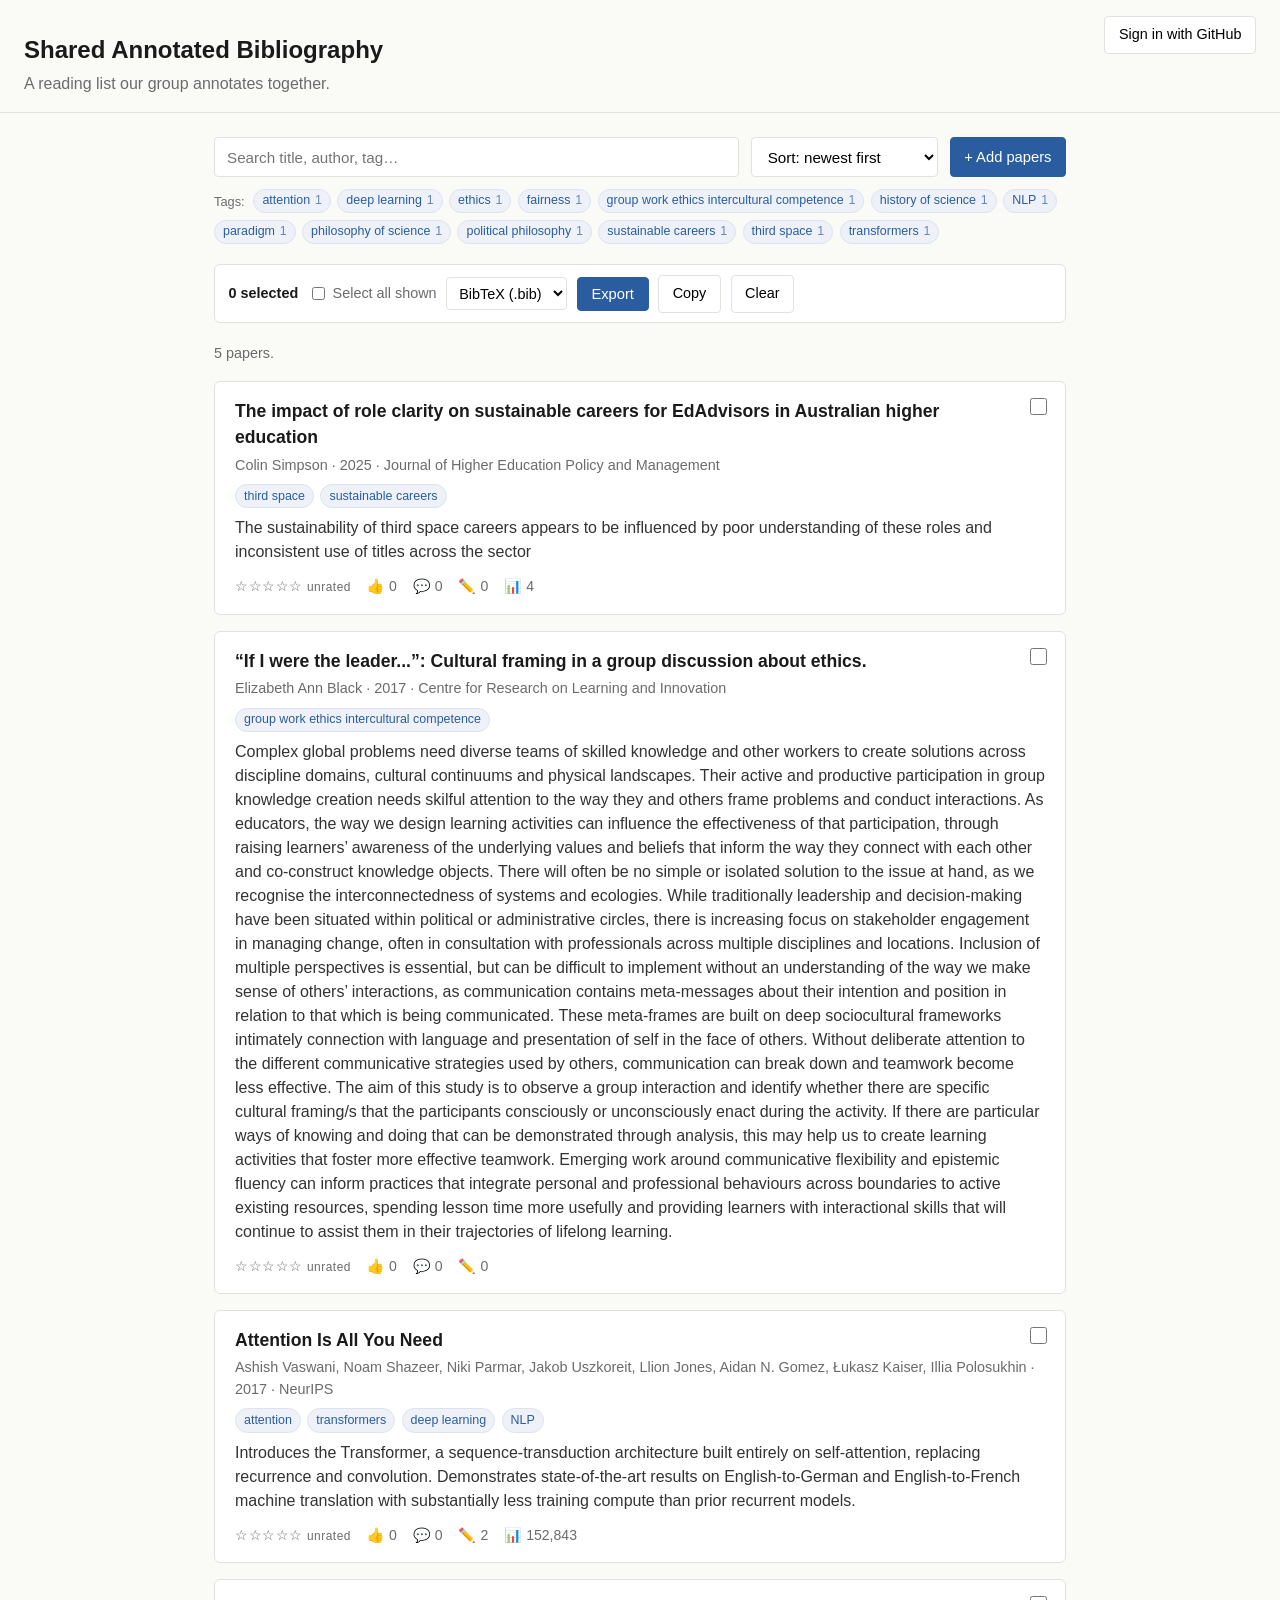
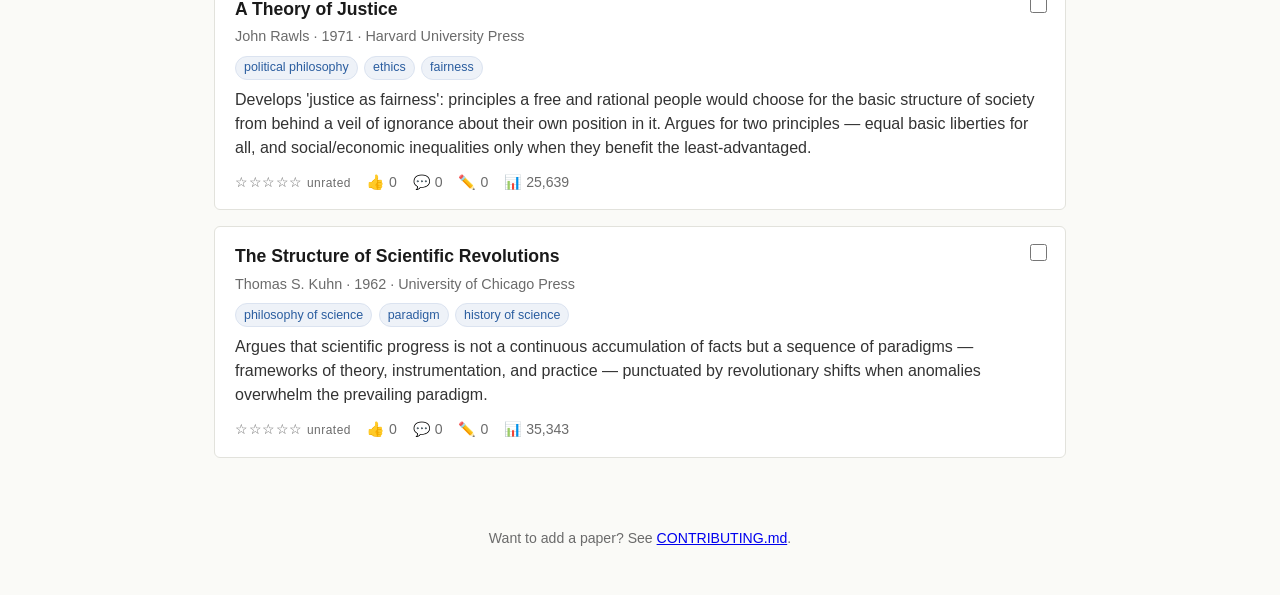
<file: index.html>
<!DOCTYPE html>
<html lang="en">
<head>
  <meta charset="UTF-8">
  <meta name="viewport" content="width=device-width, initial-scale=1.0">
  <title>Shared Annotated Bibliography</title>
  <link rel="stylesheet" href="css/styles.css">
</head>
<body>
  <a class="skip-link" href="#main">Skip to content</a>
  <header class="site-header">
    <div id="account" class="account"></div>
    <h1>Shared Annotated Bibliography</h1>
    <p class="tagline">A reading list our group annotates together.</p>
  </header>

  <main id="main">
    <section class="toolbar">
      <input type="search" id="search" placeholder="Search title, author, tag…" aria-label="Search papers">
      <select id="sort" aria-label="Sort papers">
        <option value="recent">Sort: newest first</option>
        <option value="oldest">Sort: oldest first</option>
        <option value="upvotes">Sort: most upvoted</option>
        <option value="comments">Sort: most discussed</option>
        <option value="citations">Sort: most cited</option>
        <option value="rated">Sort: highest rated</option>
        <option value="title">Sort: title A–Z</option>
      </select>
      <a class="btn-link" href="contribute.html">+ Add papers</a>
    </section>

    <nav id="tagbar" class="tagbar" aria-label="Filter by tag"></nav>

    <div id="exportbar" class="exportbar" hidden>
      <span id="export-count">0 selected</span>
      <label class="select-all"><input type="checkbox" id="select-all"> Select all shown</label>
      <select id="export-format" aria-label="Export format">
        <option value="bibtex">BibTeX (.bib)</option>
        <option value="ris">RIS (.ris)</option>
        <option value="apa">APA</option>
        <option value="mla">MLA</option>
        <option value="chicago">Chicago</option>
        <option value="markdown">Markdown</option>
      </select>
      <button id="export-download" class="btn-link" type="button">Export</button>
      <button id="export-copy" class="btn" type="button">Copy</button>
      <button id="export-clear" class="btn" type="button">Clear</button>
    </div>

    <div id="status" class="status" role="status"></div>
    <ul id="papers" class="paper-list"></ul>
  </main>

  <footer class="site-footer">
    <p>Want to add a paper? See <a href="CONTRIBUTING.md">CONTRIBUTING.md</a>.</p>
  </footer>

  <script src="js/github-api.js"></script>
  <script src="js/ratings.js"></script>
  <script src="js/export.js"></script>
  <script src="js/app.js"></script>
</body>
</html>
</file>
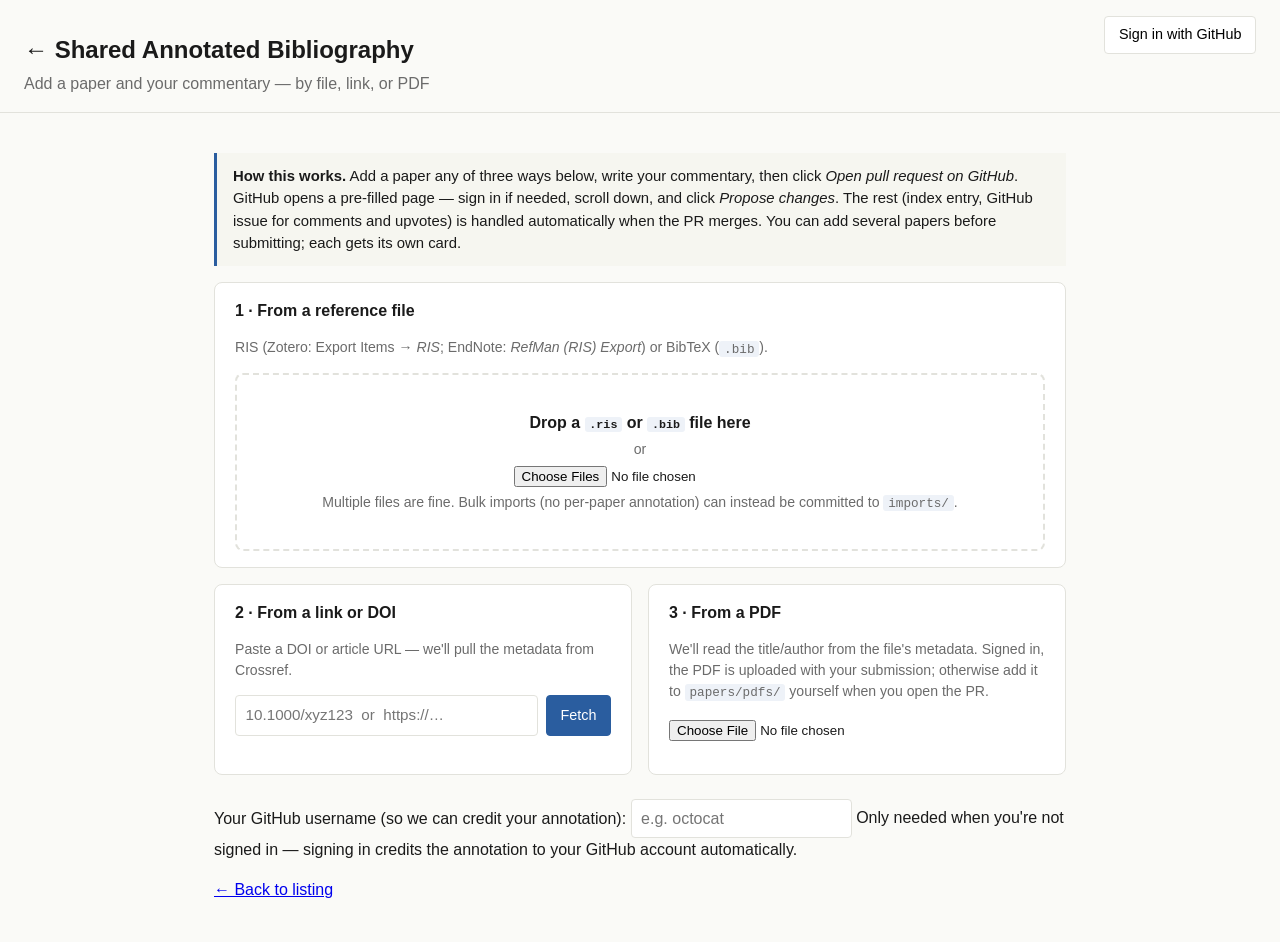
<file: contribute.html>
<!DOCTYPE html>
<html lang="en">
<head>
  <meta charset="UTF-8">
  <meta name="viewport" content="width=device-width, initial-scale=1.0">
  <title>Contribute · Shared Annotated Bibliography</title>
  <link rel="stylesheet" href="css/styles.css">
  <style>
    .dropzone {
      border: 2px dashed var(--border);
      border-radius: 8px;
      padding: 2rem;
      text-align: center;
      background: var(--card);
      transition: border-color 0.15s, background 0.15s;
      margin-bottom: 1.5rem;
    }
    .dropzone.over { border-color: var(--accent); background: #f0f4fb; }
    .dropzone p { margin: 0.25rem 0; }
    .dropzone .small { color: var(--muted); font-size: 0.88rem; }
    .record {
      background: var(--card);
      border: 1px solid var(--border);
      border-radius: 6px;
      padding: 1rem 1.25rem;
      margin-bottom: 1rem;
    }
    .record h3 { margin: 0 0 0.25rem; font-size: 1.05rem; }
    .record .meta { color: var(--muted); margin: 0 0 0.75rem; font-size: 0.92rem; }
    .field { display: block; margin-bottom: 0.75rem; }
    .field label { display: block; font-size: 0.85rem; color: var(--muted); margin-bottom: 0.2rem; }
    .field input, .field textarea {
      width: 100%; padding: 0.5rem 0.6rem;
      border: 1px solid var(--border); border-radius: 4px;
      font: inherit; font-size: 0.95rem;
      background: #fff;
    }
    .field textarea { min-height: 60px; resize: vertical; }
    .row { display: grid; grid-template-columns: 1fr 1fr; gap: 0.75rem; }
    .actions-row { display: flex; gap: 0.75rem; flex-wrap: wrap; margin-top: 0.75rem; }
    .btn {
      padding: 0.45rem 0.85rem; border: 1px solid var(--border);
      border-radius: 4px; background: #fff; cursor: pointer;
      font: inherit; font-size: 0.9rem;
    }
    .btn.primary { background: var(--accent); color: white; border-color: var(--accent); }
    .btn:hover { border-color: var(--accent); }
    .help-box { background: #f6f6f0; border-left: 3px solid var(--accent);
                padding: 0.75rem 1rem; margin: 1rem 0; font-size: 0.93rem; }
    code { background: #eef2f8; padding: 0.05rem 0.3rem; border-radius: 3px; font-size: 0.9em; }
    .methods { display: grid; gap: 1rem; margin-bottom: 1.5rem; }
    .method { border: 1px solid var(--border); border-radius: 8px; padding: 1rem 1.25rem; background: var(--card); }
    .method h2 { margin: 0 0 0.35rem; font-size: 1rem; }
    .method .dropzone { margin-bottom: 0; }
    .method .small { color: var(--muted); font-size: 0.88rem; }
    .id-row { display: flex; gap: 0.5rem; }
    .id-row input { flex: 1; padding: 0.5rem 0.6rem; border: 1px solid var(--border);
                    border-radius: 4px; font: inherit; font-size: 0.95rem; background: #fff; }
    @media (min-width: 760px) { .methods { grid-template-columns: 1fr 1fr; }
      .method:first-child { grid-column: 1 / -1; } }
  </style>
</head>
<body>
  <a class="skip-link" href="#main">Skip to content</a>
  <header class="site-header">
    <div id="account" class="account"></div>
    <h1><a href="index.html" style="color:inherit;text-decoration:none;">← Shared Annotated Bibliography</a></h1>
    <p class="tagline">Add a paper and your commentary — by file, link, or PDF</p>
  </header>

  <main id="main">
    <div class="help-box">
      <strong>How this works.</strong> Add a paper any of three ways below, write your
      commentary, then click <em>Open pull request on GitHub</em>. GitHub opens a pre-filled
      page — sign in if needed, scroll down, and click <em>Propose changes</em>. The rest
      (index entry, GitHub issue for comments and upvotes) is handled automatically when the
      PR merges. You can add several papers before submitting; each gets its own card.
    </div>

    <div class="methods">
      <section class="method">
        <h2>1 · From a reference file</h2>
        <p class="small">RIS (Zotero: Export Items → <em>RIS</em>; EndNote: <em>RefMan (RIS) Export</em>)
          or BibTeX (<code>.bib</code>).</p>
        <div id="dropzone" class="dropzone">
          <p><strong>Drop a <code>.ris</code> or <code>.bib</code> file here</strong></p>
          <p class="small">or</p>
          <p><input type="file" id="file" accept=".ris,.bib,.bibtex,text/plain" multiple></p>
          <p class="small">Multiple files are fine. Bulk imports (no per-paper annotation) can instead be committed to <code>imports/</code>.</p>
        </div>
      </section>

      <section class="method">
        <h2>2 · From a link or DOI</h2>
        <p class="small">Paste a DOI or article URL — we'll pull the metadata from Crossref.</p>
        <div class="id-row">
          <input id="identifier" type="text" placeholder="10.1000/xyz123  or  https://…">
          <button id="identifier-btn" class="btn primary" type="button">Fetch</button>
        </div>
      </section>

      <section class="method">
        <h2>3 · From a PDF</h2>
        <p class="small">We'll read the title/author from the file's metadata. Signed in, the PDF
          is uploaded with your submission; otherwise add it to <code>papers/pdfs/</code>
          yourself when you open the PR.</p>
        <p><input type="file" id="pdf" accept=".pdf,application/pdf"></p>
      </section>
    </div>

    <p><label>Your GitHub username (so we can credit your annotation): <input id="gh-user" type="text" placeholder="e.g. octocat" style="padding:0.4rem 0.6rem;border:1px solid var(--border);border-radius:4px;font:inherit;"></label>
      <span class="small">Only needed when you're not signed in — signing in credits the annotation
      to your GitHub account automatically.</span></p>

    <div id="status" class="status" role="status"></div>
    <div id="records"></div>

    <p><a href="index.html">← Back to listing</a></p>
  </main>

  <script src="js/ris-parser.js"></script>
  <script src="js/bibtex-parser.js"></script>
  <script src="js/doi-lookup.js"></script>
  <script src="js/github-api.js"></script>
  <!-- Provides GitHub sign-in and the bearer token used to submit directly. -->
  <script src="js/ratings.js"></script>
  <script src="js/contribute.js"></script>
</body>
</html>
</file>
<file: css/styles.css>
:root {
  --bg: #fafaf7;
  --fg: #1a1a1a;
  --muted: #6b6b6b;
  --accent: #2a5d9f;
  --card: #ffffff;
  --border: #e2e2dc;
  --highlight: rgba(255, 230, 0, 0.4);
}

* { box-sizing: border-box; }

body {
  margin: 0;
  font-family: -apple-system, BlinkMacSystemFont, "Segoe UI", Helvetica, Arial, sans-serif;
  background: var(--bg);
  color: var(--fg);
  line-height: 1.5;
}

.site-header {
  padding: 2rem 1.5rem 1rem;
  border-bottom: 1px solid var(--border);
}

.site-header h1 {
  margin: 0 0 0.25rem;
  font-size: 1.5rem;
}

.tagline {
  margin: 0;
  color: var(--muted);
}

main {
  max-width: 900px;
  margin: 0 auto;
  padding: 1.5rem;
}

.toolbar {
  display: flex;
  gap: 0.75rem;
  margin-bottom: 1.5rem;
  flex-wrap: wrap;
}

.toolbar input,
.toolbar select {
  padding: 0.5rem 0.75rem;
  border: 1px solid var(--border);
  border-radius: 4px;
  background: var(--card);
  font-size: 0.95rem;
}

.toolbar input {
  flex: 1;
  min-width: 200px;
}

.btn-link {
  padding: 0.5rem 0.85rem;
  border: 1px solid var(--accent);
  border-radius: 4px;
  background: var(--accent);
  color: white;
  text-decoration: none;
  font-size: 0.92rem;
}
.btn-link:hover { background: #1f4a82; }

.status {
  color: var(--muted);
  margin-bottom: 1rem;
  font-size: 0.9rem;
}

.paper-list {
  list-style: none;
  margin: 0;
  padding: 0;
  display: flex;
  flex-direction: column;
  gap: 1rem;
}

.paper-card {
  background: var(--card);
  border: 1px solid var(--border);
  border-radius: 6px;
  padding: 1rem 1.25rem;
  position: relative;
}

.select-box {
  position: absolute;
  top: 0.85rem;
  right: 0.95rem;
  cursor: pointer;
}
.select-box input { width: 1.05rem; height: 1.05rem; cursor: pointer; }
.paper-card h2 { padding-right: 1.75rem; }

/* generic button (shared with contribute page styling) */
.btn {
  padding: 0.45rem 0.85rem;
  border: 1px solid var(--border);
  border-radius: 4px;
  background: var(--card);
  cursor: pointer;
  font: inherit;
  font-size: 0.9rem;
}
.btn:hover { border-color: var(--accent); }

.exportbar {
  display: flex;
  flex-wrap: wrap;
  align-items: center;
  gap: 0.6rem;
  background: var(--card);
  border: 1px solid var(--border);
  border-radius: 6px;
  padding: 0.6rem 0.85rem;
  margin-bottom: 1.25rem;
  font-size: 0.9rem;
}
.exportbar #export-count { font-weight: 600; }
.exportbar .select-all { color: var(--muted); display: inline-flex; align-items: center; gap: 0.3rem; }
.exportbar select { padding: 0.4rem 0.5rem; border: 1px solid var(--border); border-radius: 4px; font: inherit; background: #fff; }
.exportbar .btn-link { cursor: pointer; border: 1px solid var(--accent); }
.cite-line { margin: 0.25rem 0 0; }
.cite-line .cite-src { color: var(--muted); }

.paper-card h2 {
  margin: 0 0 0.25rem;
  font-size: 1.1rem;
}

.paper-card h2 a {
  color: var(--fg);
  text-decoration: none;
}

.paper-card h2 a:hover { color: var(--accent); }

.paper-meta {
  color: var(--muted);
  font-size: 0.9rem;
  margin: 0 0 0.5rem;
}

.paper-tags {
  display: flex;
  flex-wrap: wrap;
  gap: 0.4rem;
  margin: 0.5rem 0;
}

.tag {
  font-size: 0.78rem;
  background: #eef2f8;
  color: var(--accent);
  padding: 0.15rem 0.5rem;
  border-radius: 999px;
}

/* clickable tag chips (facet bar + cards) */
button.tag {
  border: 1px solid #dbe3f0;
  cursor: pointer;
  font-family: inherit;
  line-height: 1.4;
}
button.tag:hover { background: #e1e9f5; }
button.tag.active {
  background: var(--accent);
  color: #fff;
  border-color: var(--accent);
}
.tag-count {
  margin-left: 0.3rem;
  opacity: 0.7;
  font-variant-numeric: tabular-nums;
}

.tagbar {
  display: flex;
  flex-wrap: wrap;
  gap: 0.4rem;
  align-items: center;
  margin: -0.75rem 0 1.25rem;
}
.tagbar-label { font-size: 0.8rem; color: var(--muted); margin-right: 0.15rem; }
.tagbar-clear {
  background: none;
  border: none;
  color: var(--muted);
  cursor: pointer;
  font-size: 0.8rem;
  text-decoration: underline;
  margin-left: 0.25rem;
}
.tagbar-clear:hover { color: var(--fg); }

.paper-summary {
  margin: 0.5rem 0 0;
  color: #333;
}

.paper-footer {
  display: flex;
  gap: 1rem;
  margin-top: 0.75rem;
  font-size: 0.88rem;
  color: var(--muted);
  align-items: center;
}

.paper-footer .counts { display: flex; gap: 1rem; }

.site-footer {
  text-align: center;
  padding: 2rem 1rem;
  color: var(--muted);
  font-size: 0.88rem;
}

/* paper detail */
.paper-detail header { padding-bottom: 1rem; border-bottom: 1px solid var(--border); margin-bottom: 1.5rem; }
.paper-detail h1 { margin: 0 0 0.25rem; font-size: 1.4rem; }
.paper-detail .meta { color: var(--muted); margin: 0; }
.paper-detail .annotation { background: var(--card); border: 1px solid var(--border); border-radius: 6px; padding: 1rem 1.25rem; margin-bottom: 1.5rem; }
.paper-detail .annotation h3 { margin: 0 0 0.25rem; font-size: 0.85rem; text-transform: uppercase; letter-spacing: 0.04em; color: var(--muted); }
.paper-detail .annotation section + section { margin-top: 0.75rem; }

.actions { display: flex; gap: 0.75rem; margin: 1rem 0; flex-wrap: wrap; }
.actions a {
  display: inline-block;
  padding: 0.45rem 0.85rem;
  border: 1px solid var(--border);
  border-radius: 4px;
  background: var(--card);
  text-decoration: none;
  color: var(--fg);
  font-size: 0.9rem;
}
.actions a:hover { border-color: var(--accent); color: var(--accent); }

/* PDF viewer */
.pdf-wrap { background: #2b2b2b; padding: 1rem; border-radius: 6px; overflow: auto; max-height: 75vh; }
.pdf-page-wrap { position: relative; margin: 0 auto 1rem; box-shadow: 0 2px 12px rgba(0,0,0,0.4); }
.pdf-page-wrap canvas { display: block; }
.pdf-highlight {
  position: absolute;
  background: var(--highlight);
  cursor: pointer;
  border-bottom: 2px solid #e6a700;
  mix-blend-mode: multiply;
}
.pdf-highlight:hover { background: rgba(255, 200, 0, 0.55); }

.highlight-list { margin-top: 1.5rem; }
.highlight-list h3 { font-size: 1rem; }
.highlight-list ol { padding-left: 1.2rem; }
.highlight-list li { margin-bottom: 0.75rem; }
.highlight-list blockquote {
  margin: 0 0 0.25rem;
  padding-left: 0.75rem;
  border-left: 3px solid #e6a700;
  color: #333;
  font-style: italic;
}
.highlight-list .note { color: #333; font-size: 0.95rem; }
.highlight-list .by { color: var(--muted); font-size: 0.85rem; }

.comments h3 { font-size: 1rem; margin-top: 2rem; }
.comments ul { list-style: none; padding: 0; }
.comments li { background: var(--card); border: 1px solid var(--border); border-radius: 6px; padding: 0.75rem 1rem; margin-bottom: 0.5rem; }
.comments .by { color: var(--muted); font-size: 0.85rem; margin-bottom: 0.25rem; }
.comments .body { white-space: pre-wrap; }

/* --- ratings + account (Phase 3) ------------------------------------------ */

.site-header { position: relative; }

.account {
  position: absolute;
  top: 1rem;
  right: 1.5rem;
  display: flex;
  align-items: center;
  gap: 0.5rem;
  font-size: 0.9rem;
}
.account .account-user { color: var(--muted); }

/* read-only star line on cards / detail */
.stars {
  color: #e6a700;
  letter-spacing: 0.5px;
  white-space: nowrap;
}
.stars.stars-empty { color: var(--muted); }
.stars .rating-meta { color: var(--muted); font-size: 0.85em; }

/* interactive star input on the detail page */
.rating-block { margin: 1rem 0 1.5rem; }
.rating-area { margin-top: 0.25rem; }
.rating-mine { display: flex; align-items: center; gap: 0.6rem; }
.rating-label { color: var(--muted); }
.rating-avg { margin: 0.4rem 0 0; }
.rating-msg { margin: 0.25rem 0 0; color: var(--muted); min-height: 1.2em; }

.star-input { display: inline-flex; }
.star-btn {
  background: none;
  border: none;
  cursor: pointer;
  font-size: 1.5rem;
  line-height: 1;
  padding: 0 1px;
  color: #cbb35f;
}
.star-btn.on { color: #e6a700; }
.star-btn:hover { color: #e6a700; }

/* --- comments (Phase 4) --------------------------------------------------- */

.comment-thread { margin: 0.5rem 0 0; }

.thread-toggle {
  background: none;
  border: none;
  padding: 0.2rem 0;
  color: var(--accent);
  cursor: pointer;
  font: inherit;
  font-size: 0.9rem;
}
.thread-toggle:hover { text-decoration: underline; }

.thread-body { margin-top: 0.4rem; }

.comment-list {
  list-style: none;
  padding: 0;
  margin: 0 0 0.6rem;
  display: flex;
  flex-direction: column;
  gap: 0.5rem;
}
.comment-list li {
  border-left: 2px solid var(--border);
  padding: 0.1rem 0 0.1rem 0.7rem;
}
.comment-list .by { color: var(--muted); font-size: 0.85rem; }
.comment-list .by a { color: var(--accent); text-decoration: none; }
.comment-list .body { white-space: pre-wrap; }
.comment-empty { border: none !important; color: var(--muted); padding-left: 0 !important; }

.comment-del {
  background: none;
  border: none;
  color: var(--muted);
  cursor: pointer;
  font-size: 0.8rem;
  padding: 0 0.2rem;
}
.comment-del:hover { color: #b00020; }

.comment-form { display: flex; flex-direction: column; gap: 0.4rem; align-items: flex-start; }
.comment-input {
  width: 100%;
  max-width: 560px;
  padding: 0.5rem;
  border: 1px solid var(--border);
  border-radius: 4px;
  font: inherit;
  resize: vertical;
}

/* --- accessibility + responsive (Phase 12) -------------------------------- */

/*
 * Focus visibility. Nothing in this stylesheet previously styled :focus, so a
 * keyboard user could tab through the search box, tag filters, star rating and
 * export controls with no idea where they were. :focus-visible keeps mouse
 * clicks clean while making keyboard focus obvious.
 */
:where(a, button, input, select, textarea, [tabindex]):focus-visible {
  outline: 3px solid var(--accent);
  outline-offset: 2px;
  border-radius: 3px;
}

/* The star buttons are gold-on-white, where a blue ring reads poorly. */
.star-btn:focus-visible {
  outline: 3px solid var(--fg);
  outline-offset: 1px;
}

/* Skip link: visually hidden until focused, so keyboard users can jump past
 * the header straight to the content. */
.skip-link {
  position: absolute;
  left: -9999px;
  top: 0;
  padding: 0.6rem 1rem;
  background: var(--accent);
  color: #fff;
  text-decoration: none;
  z-index: 100;
}
.skip-link:focus {
  left: 0.5rem;
  top: 0.5rem;
}

/* Long unbroken strings — DOIs, URLs in annotations — must not force the page
 * to scroll sideways on a phone. */
.paper-card,
.annotation,
.comment-list {
  overflow-wrap: break-word;
}

@media (max-width: 640px) {
  .site-header {
    padding: 1.25rem 1rem 0.75rem;
  }

  main {
    padding: 1rem;
  }

  /* Stack the toolbar so the search field gets a usable width instead of
   * three controls fighting over one row. */
  .toolbar {
    flex-direction: column;
    align-items: stretch;
  }
  .toolbar input {
    min-width: 0;
  }
  .toolbar .btn-link {
    text-align: center;
  }

  /* The export bar has six controls; let them wrap rather than overflow. */
  .exportbar {
    flex-wrap: wrap;
  }

  .paper-card {
    padding: 0.85rem 1rem;
  }

  /* Roomier hit areas for touch. Tag filters in particular were ~22px tall,
   * well under the ~44px that is comfortable on a phone. */
  button.tag {
    padding: 0.35rem 0.7rem;
  }
  .star-btn {
    font-size: 1.75rem;
    padding: 0.15rem 0.2rem;
  }
  .btn,
  .btn-link {
    padding: 0.55rem 0.9rem;
  }
}

/* Respect a stated preference for less motion. */
@media (prefers-reduced-motion: reduce) {
  *,
  *::before,
  *::after {
    transition-duration: 0.01ms !important;
    animation-duration: 0.01ms !important;
    animation-iteration-count: 1 !important;
    scroll-behavior: auto !important;
  }
}
</file>
